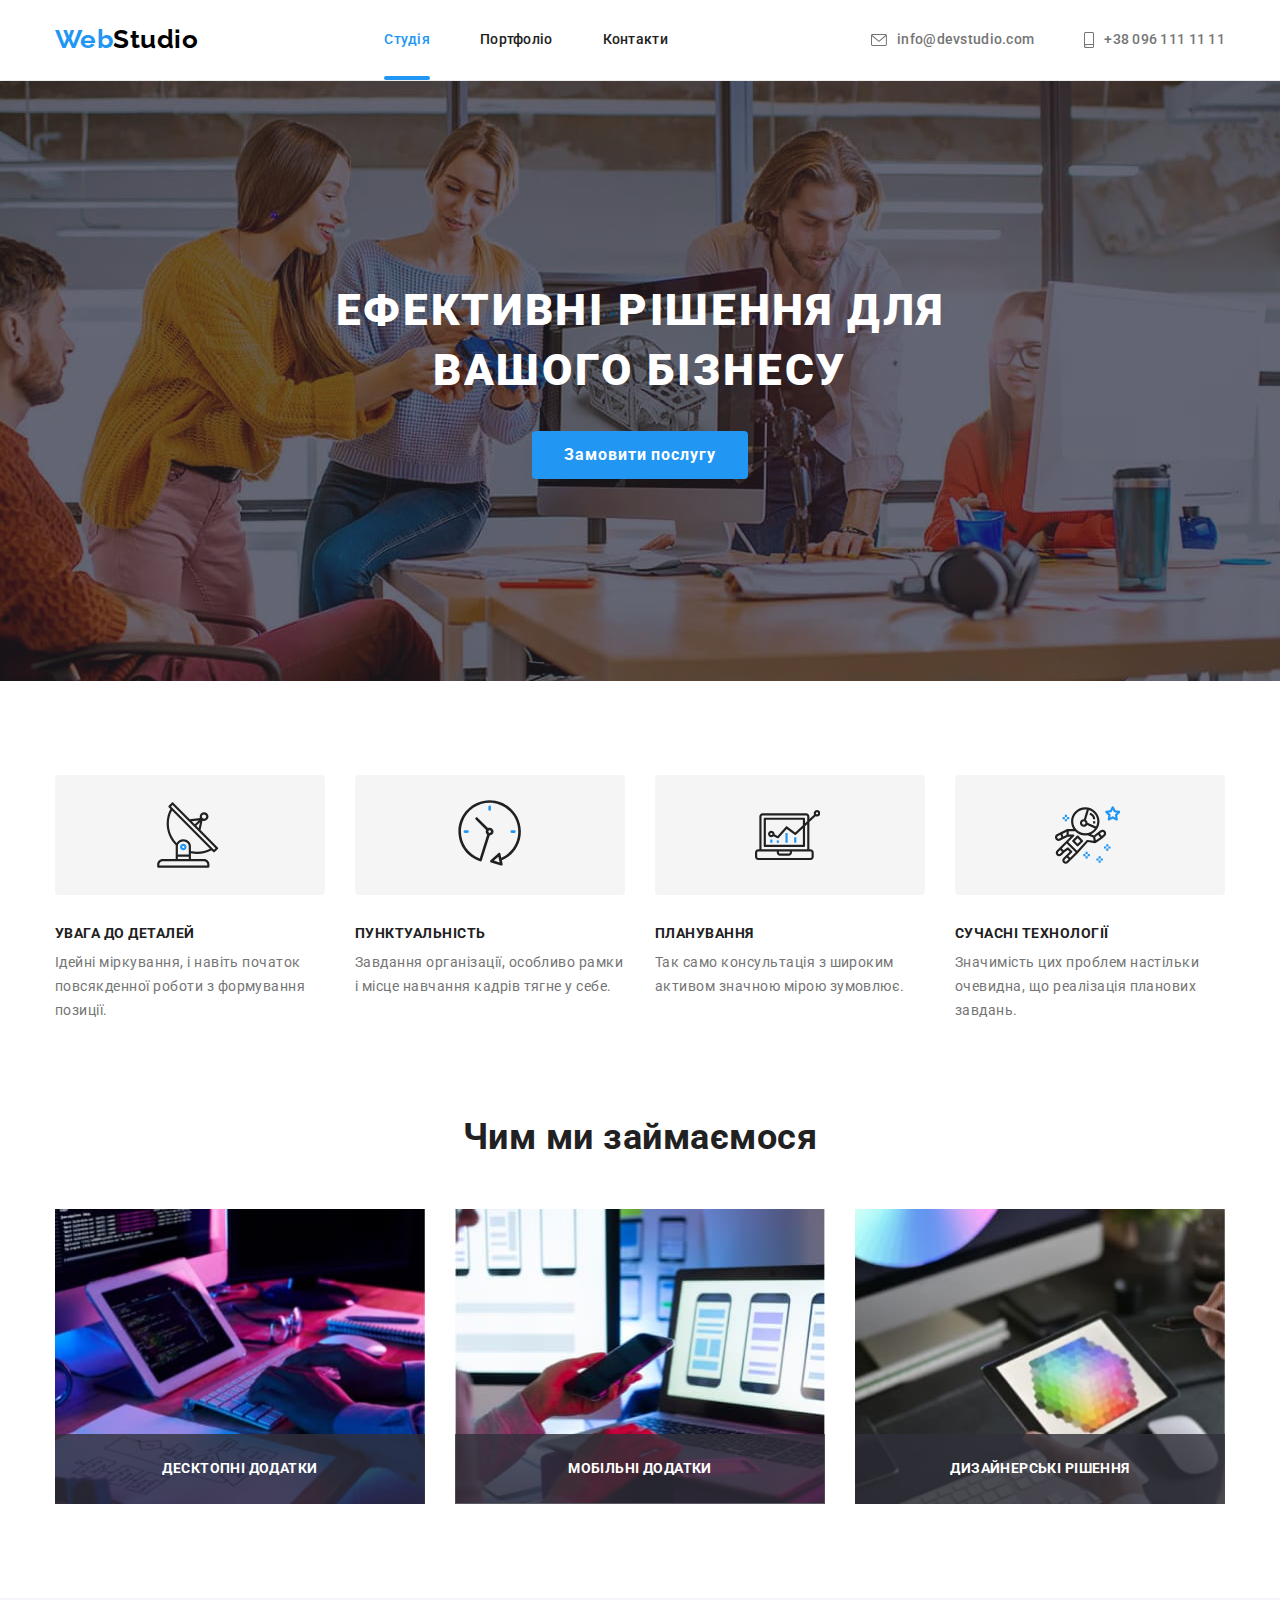
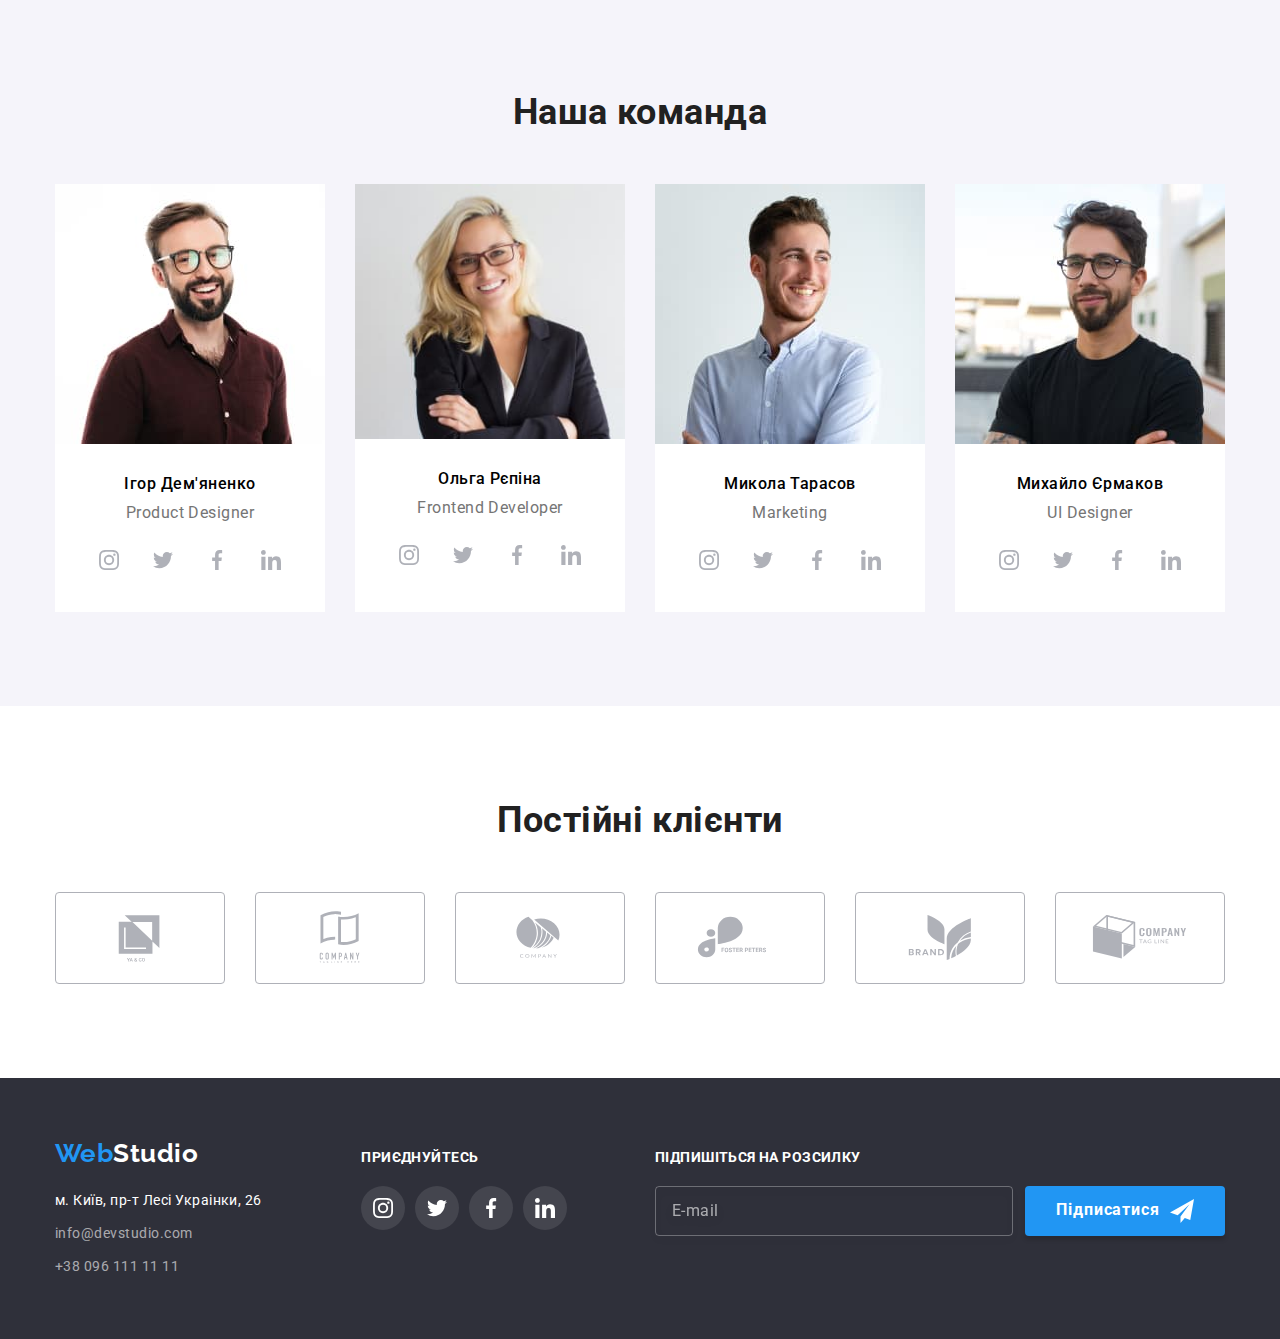
<file: index.html>
<!DOCTYPE html>
<html lang="uk">
  <head>
    <meta charset="UTF-8" />
    <meta http-equiv="X-UA-Compatible" content="IE=edge" />
    <meta name="viewport" content="width=device-width, initial-scale=1.0" />
    <link
      href="https://fonts.googleapis.com/css2?family=Raleway:wght@700&family=Roboto:wght@400;500;700;900&display=swap"
      rel="stylesheet"
    />
    <link
      rel="stylesheet"
      href="https://cdnjs.cloudflare.com/ajax/libs/modern-normalize/1.1.0/modern-normalize.min.css"
    />

    <link rel="stylesheet" href="./css/main.css" />
    <title>Document</title>
  </head>
  <body class="page">
    <header class="header">
      <div class="container header__box">
        <nav class="main__nav">
          <a href="./index.html" class="logo"
            >Web<span class="logo logo-dark">Studio</span></a
          >
          <ul class="nav__links list">
            <li class="item">
              <a href="./index.html" class="nav__link nav__link--active"
                >Студія</a
              >
            </li>
            <li class="item">
              <a href="./portfolio.html" class="nav__link">Портфоліо</a>
            </li>
            <li class="item">
              <a href="#" class="nav__link">Контакти</a>
            </li>
          </ul>
        </nav>

        <ul class="nav__contacts list">
          <li class="item">
            <a href="mailto:info@devstudio.com" class="contact">
              <svg class="contact-mail" width="16" height="12">
                <use href="./images/icons.svg#icon-envelope"></use>
              </svg>
              info@devstudio.com</a
            >
          </li>
          <li class="item">
            <a href="tel:+380961111111" class="contact">
              <svg class="contact-phone" width="10" height="16">
                <use href="./images/icons.svg#icon-smartphone"></use></svg
              >+38 096 111 11 11</a
            >
          </li>
        </ul>
      </div>
    </header>
    <main>
      <section class="hero">
        <div class="container">
          <h1 class="hero__title">Ефективні рішення для вашого бізнесу</h1>
          <button class="button-hero" type="button" data-modal-open>
            Замовити послугу
          </button>
        </div>
      </section>

      <section class="section">
        <div class="container">
          <h2 class="visually-hidden">Наші особливості</h2>

          <ul class="feature list">
            <li class="item">
              <div class="feature-bg-icon">
                <span class="antenna">
                  <svg width="65.32" height="70">
                    <use href="./images/icons.svg#icon-antenna-1-1"></use>
                  </svg>
                </span>
              </div>
              <h3 class="element-title">Увага до деталей</h3>
              <p class="text">
                Ідейні міркування, і навіть початок повсякденної роботи з
                формування позиції.
              </p>
            </li>
            <li class="item">
              <div class="feature-bg-icon">
                <span class="clock">
                  <svg width="65.32" height="70">
                    <use href="./images/icons.svg#icon-clock-1-1"></use>
                  </svg>
                </span>
              </div>
              <h3 class="element-title">Пунктуальність</h3>
              <p class="text">
                Завдання організації, особливо рамки і місце навчання кадрів
                тягне у себе.
              </p>
            </li>
            <li class="item">
              <div class="feature-bg-icon">
                <span class="diagram">
                  <svg width="65.32" height="70">
                    <use href="./images/icons.svg#icon-diagram-1-1"></use>
                  </svg>
                </span>
              </div>
              <h3 class="element-title">Планування</h3>
              <p class="text">
                Так само консультація з широким активом значною мірою зумовлює.
              </p>
            </li>
            <li class="item">
              <div class="feature-bg-icon">
                <span class="astronaut">
                  <svg width="65.32" height="70">
                    <use href="./images/icons.svg#icon-astronaut-1-1"></use>
                  </svg>
                </span>
              </div>
              <h3 class="element-title">Сучасні технології</h3>
              <p class="text">
                Значимість цих проблем настільки очевидна, що реалізація
                планових завдань.
              </p>
            </li>
          </ul>
        </div>
      </section>

      <section class="section todo">
        <div class="container">
          <h2 class="section__title">Чим ми займаємося</h2>

          <ul class="box list">
            <li class="item">
              <img
                src="./images/3-1.jpg"
                alt="Людина за комп'ютером"
                width="370"
              />
              <p class="specialty-title">Десктопні додатки</p>
            </li>
            <li class="item">
              <img
                src="./images/3-2.jpg"
                alt="Людина зі смартфоном"
                width="370"
              />
              <p class="specialty-title">Мобільні додатки</p>
            </li>
            <li class="item">
              <img
                src="./images/3-3.jpg"
                alt="Людина з планшетом"
                width="370"
              />
              <p class="specialty-title">Дизайнерські рішення</p>
            </li>
          </ul>
        </div>
      </section>

      <section class="section team-bg">
        <div class="container">
          <h2 class="section__title">Наша команда</h2>
          <ul class="cards list">
            <li class="team-card card-bg">
              <img
                src="./images/4-1.jpg"
                alt=" червона сорочка,окуляри,борода,чоловік"
                width="270"
              />
              <div class="card">
                <h3 class="team-title">Ігор Дем'яненко</h3>
                <p class="section-text">Product Designer</p>

                <ul class="soc-list list">
                  <li class="soc-item">
                    <a href="#" class="soc-link">
                      <svg class="net-icon" width="20" height="20">
                        <use href="./images/icons.svg#icon-instagram-2"></use>
                      </svg>
                    </a>
                  </li>
                  <li class="soc-item">
                    <a href="#" class="soc-link">
                      <svg class="net-icon" width="20" height="20">
                        <use href="./images/icons.svg#icon-twitter-1"></use>
                      </svg>
                    </a>
                  </li>
                  <li class="soc-item">
                    <a href="#" class="soc-link">
                      <svg class="net-icon" width="20" height="20">
                        <use href="./images/icons.svg#icon-facebook-1"></use>
                      </svg>
                    </a>
                  </li>
                  <li class="soc-item">
                    <a href="#" class="soc-link">
                      <svg class="net-icon" width="20" height="20">
                        <use href="./images/icons.svg#icon-linkedin-1"></use>
                      </svg>
                    </a>
                  </li>
                </ul>
              </div>
            </li>
            <li class="team-card card-bg">
              <img
                src="./images/4-2.jpg"
                alt="довгі коси,окуляри,жінка"
                width="270"
              />
              <div class="card">
                <h3 class="team-title">Ольга Рєпіна</h3>
                <p class="section-text">Frontend Developer</p>

                <ul class="soc-list list">
                  <li class="soc-item">
                    <a href="#" class="soc-link">
                      <svg class="net-icon" width="20" height="20">
                        <use href="./images/icons.svg#icon-instagram-2"></use>
                      </svg>
                    </a>
                  </li>
                  <li class="soc-item">
                    <a href="#" class="soc-link">
                      <svg class="net-icon" width="20" height="20">
                        <use href="./images/icons.svg#icon-twitter-1"></use>
                      </svg>
                    </a>
                  </li>
                  <li class="soc-item">
                    <a href="#" class="soc-link">
                      <svg class="net-icon" width="20" height="20">
                        <use href="./images/icons.svg#icon-facebook-1"></use>
                      </svg>
                    </a>
                  </li>
                  <li class="soc-item">
                    <a href="#" class="soc-link">
                      <svg class="net-icon" width="20" height="20">
                        <use href="./images/icons.svg#icon-linkedin-1"></use>
                      </svg>
                    </a>
                  </li>
                </ul>
              </div>
            </li>
            <li class="team-card card-bg">
              <img
                src="./images/4-3.jpg"
                alt="біла сорочка, посмішка,чоловік"
                width="270"
              />
              <div class="card">
                <h3 class="team-title">Микола Тарасов</h3>
                <p class="section-text">Marketing</p>

                <ul class="soc-list list">
                  <li class="soc-item">
                    <a href="#" class="soc-link">
                      <svg class="net-icon" width="20" height="20">
                        <use href="./images/icons.svg#icon-instagram-2"></use>
                      </svg>
                    </a>
                  </li>
                  <li class="soc-item">
                    <a href="#" class="soc-link">
                      <svg class="net-icon" width="20" height="20">
                        <use href="./images/icons.svg#icon-twitter-1"></use>
                      </svg>
                    </a>
                  </li>
                  <li class="soc-item">
                    <a href="#" class="soc-link">
                      <svg class="net-icon" width="20" height="20">
                        <use href="./images/icons.svg#icon-facebook-1"></use>
                      </svg>
                    </a>
                  </li>
                  <li class="soc-item">
                    <a href="#" class="soc-link">
                      <svg class="net-icon" width="20" height="20">
                        <use href="./images/icons.svg#icon-linkedin-1"></use>
                      </svg>
                    </a>
                  </li>
                </ul>
              </div>
            </li>
            <li class="team-card card-bg">
              <img
                src="./images/4-4.jpg"
                alt="Чорна теніска, очки,чоловік"
                width="270"
              />
              <div class="card">
                <h3 class="team-title">Михайло Єрмаков</h3>
                <p class="section-text">UI Designer</p>

                <ul class="soc-list list">
                  <li class="soc-item">
                    <a href="#" class="soc-link">
                      <svg class="net-icon" width="20" height="20">
                        <use href="./images/icons.svg#icon-instagram-2"></use>
                      </svg>
                    </a>
                  </li>
                  <li class="soc-item">
                    <a href="#" class="soc-link">
                      <svg class="net-icon" width="20" height="20">
                        <use href="./images/icons.svg#icon-twitter-1"></use>
                      </svg>
                    </a>
                  </li>
                  <li class="soc-item">
                    <a href="#" class="soc-link">
                      <svg class="net-icon" width="20" height="20">
                        <use href="./images/icons.svg#icon-facebook-1"></use>
                      </svg>
                    </a>
                  </li>
                  <li class="soc-item">
                    <a href="#" class="soc-link">
                      <svg class="net-icon" width="20" height="20">
                        <use href="./images/icons.svg#icon-linkedin-1"></use>
                      </svg>
                    </a>
                  </li>
                </ul>
              </div>
            </li>
          </ul>
        </div>
      </section>
      <section class="section">
        <div class="container">
          <h2 class="client-title">Постійні клієнти</h2>
          <ul class="clients list">
            <li class="client">
              <a href="#" class="client-link">
                <svg class="client-icon" width="106" height="60">
                  <use href="./images/icons.svg#icon-client-1"></use>
                </svg>
              </a>
            </li>
            <li class="client">
              <a href="#" class="client-link">
                <svg class="client-icon" width="106" height="60">
                  <use href="./images/icons.svg#icon-client-2"></use>
                </svg>
              </a>
            </li>
            <li class="client">
              <a href="#" class="client-link">
                <svg class="client-icon" width="106" height="60">
                  <use href="./images/icons.svg#icon-client-3"></use>
                </svg>
              </a>
            </li>
            <li class="client">
              <a href="#" class="client-link">
                <svg class="client-icon" width="106" height="60">
                  <use href="./images/icons.svg#icon-client-4"></use>
                </svg>
              </a>
            </li>
            <li class="client">
              <a href="#" class="client-link">
                <svg class="client-icon" width="106" height="60">
                  <use href="./images/icons.svg#icon-client-5"></use>
                </svg>
              </a>
            </li>
            <li class="client">
              <a href="#" class="client-link">
                <svg class="client-icon" width="106" height="60">
                  <use href="./images/icons.svg#icon-client-6"></use>
                </svg>
              </a>
            </li>
          </ul>
        </div>
      </section>
    </main>

    <footer class="footer footer-nav">
      <div class="container">
        <div class="footer-address-soc">
          <div class="address-logo">
            <a href="./index.html" class="logo logo-footer"
              >Web<span class="logo logo-light">Studio</span></a
            >
            <address class="address-nav">
              <ul class="list box-footer">
                <li class="item-footer">
                  <a
                    href="https://goo.gl/maps/CPtrU1FHBa2aNyZL9"
                    target="_blank"
                    rel="noopener noreferrer nofollow"
                    class="address-maps"
                    >м. Київ, пр-т Лесі Украінки, 26</a
                  >
                </li>
                <li class="item-footer">
                  <a href="mailto:info@devstudio.com " class="address"
                    >info@devstudio.com</a
                  >
                </li>
                <li class="item-footer">
                  <a href="tel:+380961111111" class="address"
                    >+38 096 111 11 11</a
                  >
                </li>
              </ul>
            </address>
          </div>
          <div class="social">
            <h3 class="footer-title">приєднуйтесь</h3>
            <ul class="footer-soc list">
              <li class="footer-soc-item">
                <a href="#" class="footer-soc-link">
                  <svg class="footer-icon" width="20" height="20">
                    <use href="./images/icons.svg#icon-instagram-2"></use>
                  </svg>
                </a>
              </li>
              <li class="footer-soc-item">
                <a href="#" class="footer-soc-link">
                  <svg class="footer-icon" width="20" height="20">
                    <use href="./images/icons.svg#icon-twitter-1"></use>
                  </svg>
                </a>
              </li>
              <li class="footer-soc-item">
                <a href="#" class="footer-soc-link">
                  <svg class="footer-icon" width="20" height="20">
                    <use href="./images/icons.svg#icon-facebook-1"></use>
                  </svg>
                </a>
              </li>
              <li class="footer-soc-item">
                <a href="#" class="footer-soc-link">
                  <svg class="footer-icon" width="20" height="20">
                    <use href="./images/icons.svg#icon-linkedin-1"></use>
                  </svg>
                </a>
              </li>
            </ul>
          </div>
          <form class="subscribe-footer-container">
            <p class="footer-title">Підпишіться на розсилку</p>
            <div class="subscribe-container">
              <input
                type="email"
                name="mail"
                placeholder="E-mail"
                class="subscribe-mail"
              />
              <button type="submit" class="subscribe-bt">
                Підписатися
                <svg class="subscribe-button-icon" width="24" height="24">
                  <use href="./images/icons.svg#icon-send"></use>
                </svg>
              </button>
            </div>
          </form>
        </div>
      </div>
    </footer>

    <!-- modal w -->

    <div class="backdrop is-hidden" data-modal>
      <div class="modal">
        <button type="button" class="modal-button" data-modal-close>
          <svg class="modal-icon" width="18" height="18">
            <use href="./images/icons.svg#icon-close-black"></use>
          </svg>
        </button>

        <form class="form">
          <p class="modal-title">Залиште свої дані, ми вам передзвонимо</p>
          <label for="username" class="form-label">Ім'я</label>
          <div class="form-field">
            <input
              type="text"
              name="username"
              id="username"
              class="form-input"
            />
            <svg class="form-icon" width="18" height="18">
              <use href="./images/icons.svg#icon-person-black-18dp"></use>
            </svg>
          </div>

          <label for="tel" class="form-label">Телефон</label>
          <div class="form-field">
            <input type="tel" name="tel" id="tel" class="form-input" />
            <svg class="form-icon" width="18" height="18">
              <use href="./images/icons.svg#icon-phone-black-18dp"></use>
            </svg>
          </div>
          <label for="mail" class="form-label">Пошта</label>
          <div class="form-field">
            <input type="email" name="mail" id="mail" class="form-input" />
            <svg class="form-icon" width="18" height="18">
              <use href="./images/icons.svg#icon-email-black-18dp"></use>
            </svg>
          </div>
          <div class="form-comment">
            <label for="comment" class="form-label">Коментар</label>
            <textarea
              name="comment"
              id="comment"
              rows="10"
              placeholder="Введіть текст"
              class="modal-text"
            ></textarea>
          </div>
          <div class="form-check">
            <input
              type="checkbox"
              name="policy"
              id="input-check"
              value="policy"
              class="check-input visually-hidden"
            />
            <label for="input-check" class="check-text">
              <span class="box-icon"
                ><svg class="check-icon" width="16" height="15">
                  <use href="./images/icons.svg#icon-check"></use></svg
              ></span>
              Погоджуюся з розсилкою та приймаю &nbsp;
              <a href="#"> Умови договору</a></label
            >
          </div>
          <button type="submit" class="submit-button">Відправити</button>
        </form>
      </div>
    </div>
    <script src="./js/modal.js"></script>
  </body>
</html>
</file>
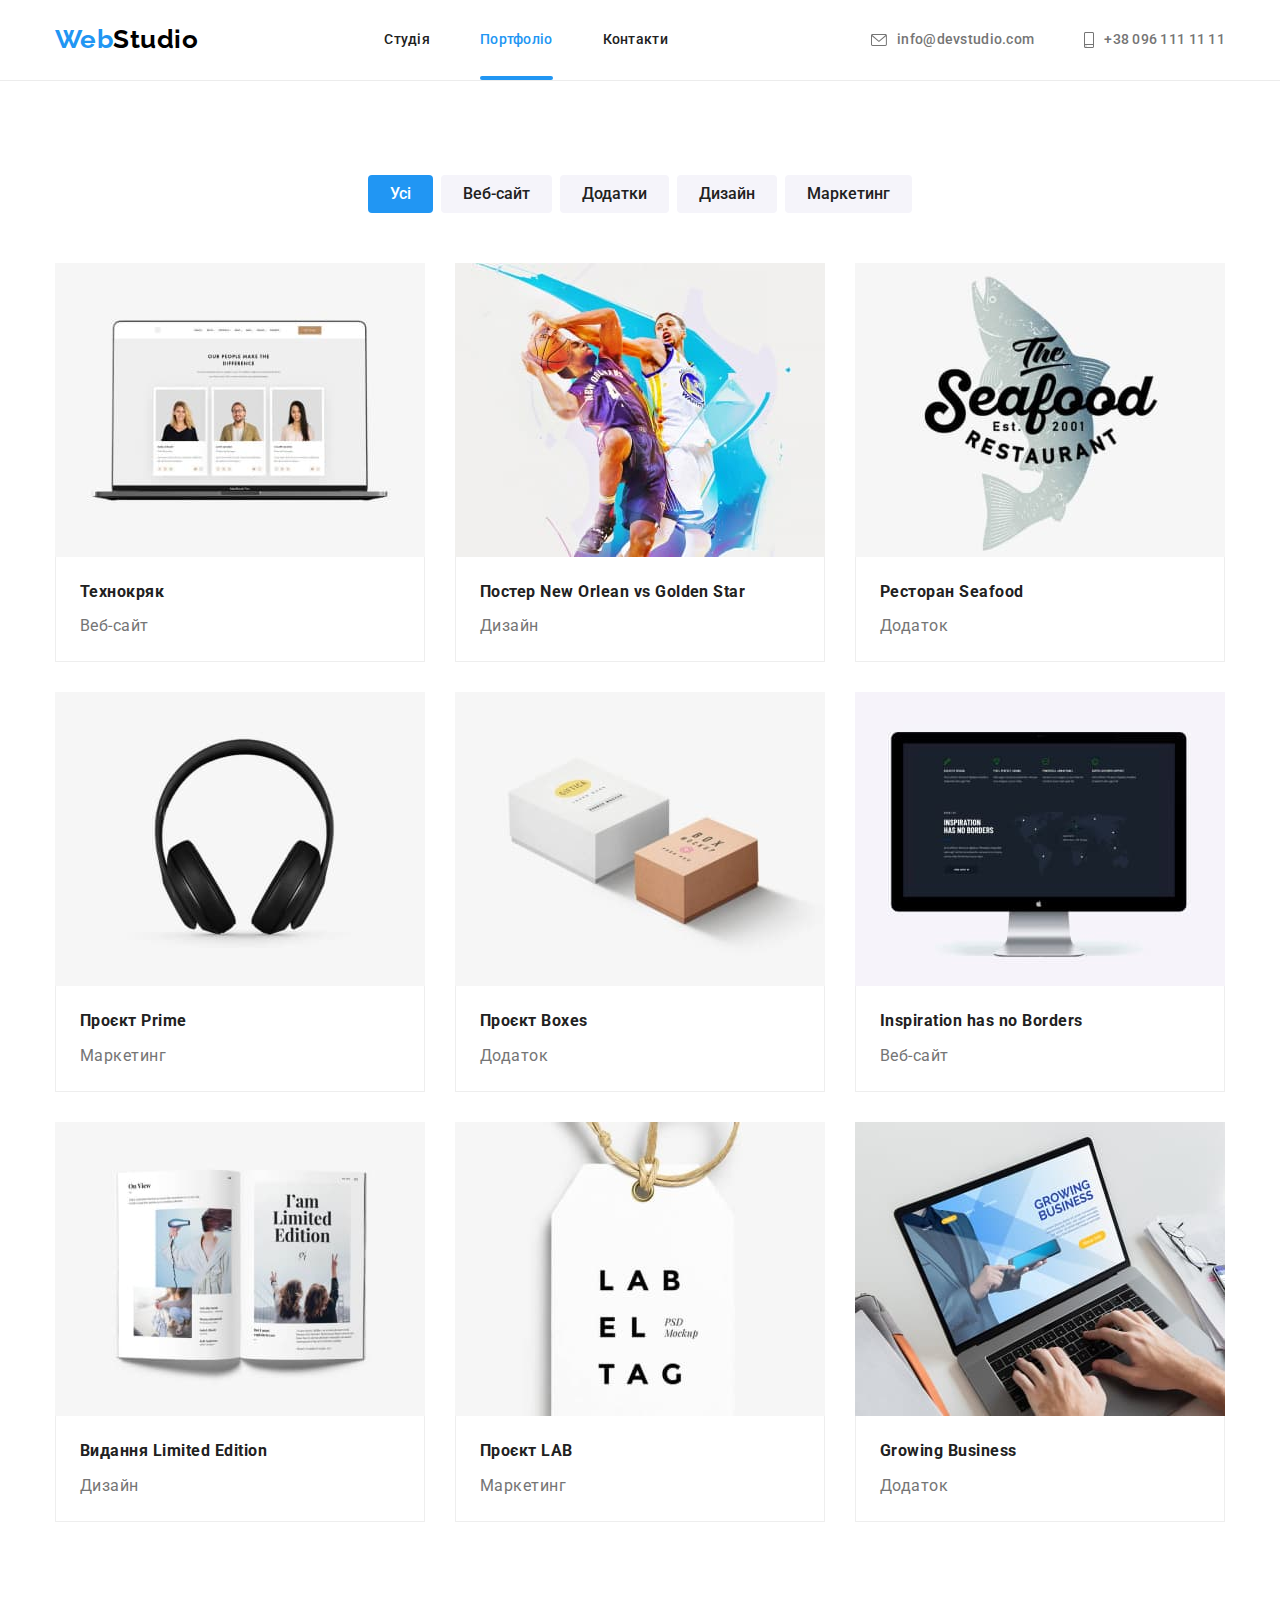
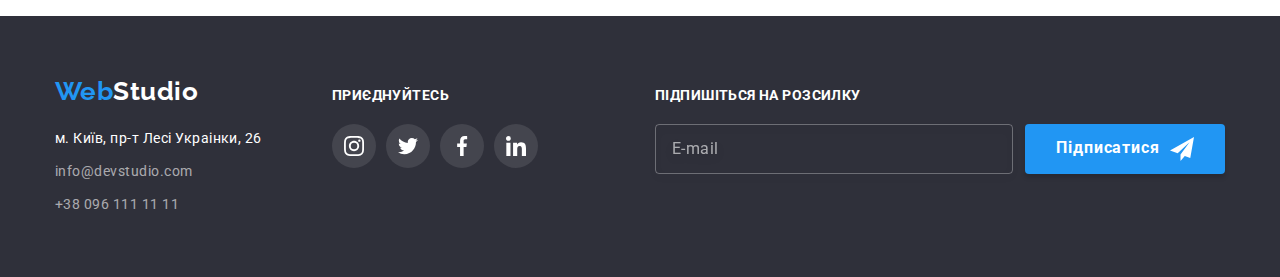
<file: portfolio.html>
<!DOCTYPE html>
<html lang="uk">
  <head>
    <meta charset="UTF-8" />
    <meta http-equiv="X-UA-Compatible" content="IE=edge" />
    <meta name="viewport" content="width=device-width, initial-scale=1.0" />
    <link
      href="https://fonts.googleapis.com/css2?family=Raleway:wght@700&family=Roboto:wght@400;500;700;900&display=swap"
      rel="stylesheet"
    />
    <link
      rel="stylesheet"
      href="https://cdnjs.cloudflare.com/ajax/libs/modern-normalize/1.1.0/modern-normalize.min.css"
    />
    <link rel="stylesheet" href="./css/main.css" />
    <title>Document</title>
  </head>
  <body class="page">
    <header class="header">
      <div class="container header__box">
        <nav class="main__nav">
          <a href="./index.html" class="logo"
            >Web<span class="logo logo-dark">Studio</span></a
          >
          <ul class="nav__links list">
            <li class="item">
              <a href="./index.html" class="nav__link">Студія</a>
            </li>
            <li class="item">
              <a href="./portfolio.html" class="nav__link nav__link--active"
                >Портфоліо</a
              >
            </li>
            <li class="item">
              <a href="#" class="nav__link">Контакти</a>
            </li>
          </ul>
        </nav>

        <ul class="nav__contacts list">
          <li class="item">
            <a href="mailto:info@devstudio.com" class="contact">
              <svg class="contact-mail" width="16" height="12">
                <use href="./images/icons.svg#icon-envelope"></use>
              </svg>
              info@devstudio.com</a
            >
          </li>
          <li class="item">
            <a href="tel:+380961111111" class="contact">
              <svg class="contact-phone" width="10" height="16">
                <use href="./images/icons.svg#icon-smartphone"></use></svg
              >+38 096 111 11 11</a
            >
          </li>
        </ul>
      </div>
    </header>

    <main>
      <section class="section">
        <div class="container">
          <h1 class="visually-hidden">Портфоліо</h1>
          <ul class="portfolio-button list">
            <li class="filter">
              <button class="filter-button current" type="button">Усі</button>
            </li>
            <li class="filter">
              <button class="filter-button" type="button">Веб-сайт</button>
            </li>
            <li class="filter">
              <button class="filter-button" type="button">Додатки</button>
            </li>
            <li class="filter">
              <button class="filter-button" type="button">Дизайн</button>
            </li>
            <li class="filter">
              <button class="filter-button" type="button">Маркетинг</button>
            </li>
          </ul>
          <ul class="projects list">
            <li class="project">
              <a href="#" class="projects-link">
                <div class="project-card-overlay">
                  <img
                    src="./images/5-1.jpg"
                    alt="Відкритий ноут"
                    width="370"
                  />
                  <p class="project-text-overlay">
                    Ресурс пропонує комплексні пропозиції з різним рівнем
                    функціоналу та сервісів. Все це дозволить відвідувачу
                    отримати вичерпні відомості про компанію чи приватну особу.
                  </p>
                </div>
                <div class="card-title">
                  <h2 class="work-title">Технокряк</h2>
                  <p class="works-text">Веб-сайт</p>
                </div>
              </a>
            </li>

            <li class="project">
              <a href="#" class="projects-link">
                <div class="project-card-overlay">
                  <img
                    src="./images/5-2.jpg"
                    alt="Хлопці грають баскетбол"
                    width="370"
                  />
                  <p class="project-text-overlay">
                    Ресурс пропонує комплексні пропозиції з різним рівнем
                    функціоналу та сервісів. Все це дозволить відвідувачу
                    отримати вичерпні відомості про компанію чи приватну особу.
                  </p>
                </div>
                <div class="card-title">
                  <h2 class="work-title">Постер New Orlean vs Golden Star</h2>
                  <p class="works-text">Дизайн</p>
                </div>
              </a>
            </li>

            <li class="project">
              <a href="#" class="projects-link">
                <div class="project-card-overlay">
                  <img
                    src="./images/5-3.jpg"
                    alt="Афіша ресторану"
                    width="370"
                  />
                  <p class="project-text-overlay">
                    Ресурс пропонує комплексні пропозиції з різним рівнем
                    функціоналу та сервісів. Все це дозволить відвідувачу
                    отримати вичерпні відомості про компанію чи приватну особу.
                  </p>
                </div>
                <div class="card-title">
                  <h2 class="work-title">Ресторан Seafood</h2>
                  <p class="works-text">Додаток</p>
                </div>
              </a>
            </li>

            <li class="project">
              <a href="#" class="projects-link">
                <div class="project-card-overlay">
                  <img src="./images/5-4.jpg" alt="Наушники" width="370" />
                  <p class="project-text-overlay">
                    Ресурс пропонує комплексні пропозиції з різним рівнем
                    функціоналу та сервісів. Все це дозволить відвідувачу
                    отримати вичерпні відомості про компанію чи приватну особу.
                  </p>
                </div>
                <div class="card-title">
                  <h2 class="work-title">Проєкт Prime</h2>
                  <p class="works-text">Маркетинг</p>
                </div>
              </a>
            </li>

            <li class="project">
              <a href="#" class="projects-link">
                <div class="project-card-overlay">
                  <img src="./images/5-5.jpg" alt="Дві коробки" width="370" />
                  <p class="project-text-overlay">
                    Ресурс пропонує комплексні пропозиції з різним рівнем
                    функціоналу та сервісів. Все це дозволить відвідувачу
                    отримати вичерпні відомості про компанію чи приватну особу.
                  </p>
                </div>
                <div class="card-title">
                  <h2 class="work-title">Проєкт Boxes</h2>
                  <p class="works-text">Додаток</p>
                </div>
              </a>
            </li>

            <li class="project">
              <a href="#" class="projects-link">
                <div class="project-card-overlay">
                  <img src="./images/5-6.jpg" alt="Монітор" width="370" />
                  <p class="project-text-overlay">
                    Ресурс пропонує комплексні пропозиції з різним рівнем
                    функціоналу та сервісів. Все це дозволить відвідувачу
                    отримати вичерпні відомості про компанію чи приватну особу.
                  </p>
                </div>
                <div class="card-title">
                  <h2 class="work-title">Inspiration has no Borders</h2>
                  <p class="works-text">Веб-сайт</p>
                </div>
              </a>
            </li>

            <li class="project">
              <a href="#" class="projects-link">
                <div class="project-card-overlay">
                  <img
                    src="./images/5-7.jpg"
                    alt="Відкрита книга"
                    width="370"
                  />
                  <p class="project-text-overlay">
                    Ресурс пропонує комплексні пропозиції з різним рівнем
                    функціоналу та сервісів. Все це дозволить відвідувачу
                    отримати вичерпні відомості про компанію чи приватну особу.
                  </p>
                </div>
                <div class="card-title">
                  <h2 class="work-title">Видання Limited Edition</h2>
                  <p class="works-text">Дизайн</p>
                </div>
              </a>
            </li>

            <li class="project">
              <a href="#" class="projects-link">
                <div class="project-card-overlay">
                  <img src="./images/5-8.jpg" alt="Ярлик" width="370" />
                  <p class="project-text-overlay">
                    Ресурс пропонує комплексні пропозиції з різним рівнем
                    функціоналу та сервісів. Все це дозволить відвідувачу
                    отримати вичерпні відомості про компанію чи приватну особу.
                  </p>
                </div>
                <div class="card-title">
                  <h2 class="work-title">Проєкт LAB</h2>
                  <p class="works-text">Маркетинг</p>
                </div>
              </a>
            </li>

            <li class="project">
              <a href="#" class="projects-link">
                <div class="project-card-overlay">
                  <img
                    src="./images/5-9.jpg"
                    alt="Людина працює з ноутбуком"
                    width="370"
                  />
                  <p class="project-text-overlay">
                    Ресурс пропонує комплексні пропозиції з різним рівнем
                    функціоналу та сервісів. Все це дозволить відвідувачу
                    отримати вичерпні відомості про компанію чи приватну особу.
                  </p>
                </div>
                <div class="card-title">
                  <h2 class="work-title">Growing Business</h2>
                  <p class="works-text">Додаток</p>
                </div>
              </a>
            </li>
          </ul>
        </div>
      </section>
    </main>
    <footer class="footer footer-nav">
      <div class="container">
        <div class="footer-address-soc">
          <div class="address-logo">
            <a href="./index.html" class="logo logo-footer"
              >Web<span class="logo-light">Studio</span></a
            >
            <address class="address-nav">
              <ul class="list box-footer">
                <li class="item-footer">
                  <a
                    href="https://goo.gl/maps/CPtrU1FHBa2aNyZL9"
                    target="_blank"
                    rel="noopener noreferrer nofollow"
                    class="address-maps"
                    >м. Київ, пр-т Лесі Украінки, 26</a
                  >
                </li>
                <li class="item-footer">
                  <a href="mailto:info@devstudio.com " class="address"
                    >info@devstudio.com</a
                  >
                </li>
                <li class="item-footer">
                  <a href="tel:+380961111111" class="address"
                    >+38 096 111 11 11</a
                  >
                </li>
              </ul>
            </address>
          </div>
          <div class="social">
            <h3 class="footer-title">приєднуйтесь</h3>
            <ul class="footer-soc list">
              <li class="footer-soc-item">
                <a href="#" class="footer-soc-link">
                  <svg class="footer-icon" width="20" height="20">
                    <use href="./images/icons.svg#icon-instagram-2"></use>
                  </svg>
                </a>
              </li>
              <li class="footer-soc-item">
                <a href="#" class="footer-soc-link">
                  <svg class="footer-icon" width="20" height="20">
                    <use href="./images/icons.svg#icon-twitter-1"></use>
                  </svg>
                </a>
              </li>
              <li class="footer-soc-item">
                <a href="#" class="footer-soc-link">
                  <svg class="footer-icon" width="20" height="20">
                    <use href="./images/icons.svg#icon-facebook-1"></use>
                  </svg>
                </a>
              </li>
              <li class="footer-soc-item">
                <a href="#" class="footer-soc-link">
                  <svg class="footer-icon" width="20" height="20">
                    <use href="./images/icons.svg#icon-linkedin-1"></use>
                  </svg>
                </a>
              </li>
            </ul>
          </div>
          <form class="subscribe-footer-container">
            <h3 class="footer-title">Підпишіться на розсилку</h3>
            <div class="subscribe-container">
              <label>
                <input
                  type="email"
                  name="mail"
                  placeholder="E-mail"
                  class="subscribe-mail"
                />
              </label>
              <button type="submit" class="subscribe-bt">
                Підписатися
                <svg class="subscribe-button-icon" width="24" height="24">
                  <use href="./images/icons.svg#icon-send"></use>
                </svg>
              </button>
            </div>
          </form>
        </div>
      </div>
    </footer>
  </body>
</html>
</file>
<file: css/main.css>
p,
h1,
h2,
h3,
h4,
h5,
h6 {
  padding: 0;
  margin: 0px;
}

ul {
  list-style: none;
  padding-left: 0px;
  margin: 0px;
}

img {
  height: auto;
  display: block;
  min-width: 100%;
}

.container {
  width: 1200px;
  padding-left: 15px;
  padding-right: 15px;
  margin: 0 auto;
}

.section {
  padding-top: 94px;
  padding-bottom: 94px;
}

.page {
  color: #757575;
  font-family: Roboto, sans-serif;
  letter-spacing: 0.03em;
}

.visually-hidden {
  position: absolute;
  white-space: nowrap;
  width: 1px;
  height: 1px;
  overflow: hidden;
  border: 0;
  padding: 0;
  clip: rect(0 0 0 0);
  -webkit-clip-path: inset(50%);
          clip-path: inset(50%);
  margin: -1px;
}

.section__title {
  color: #212121;
  font-weight: 700;
  font-size: 36px;
  line-height: 1.16;
  text-align: center;
  margin-bottom: 50px;
}

.header {
  display: -webkit-box;
  display: -ms-flexbox;
  display: flex;
  -webkit-box-align: center;
      -ms-flex-align: center;
          align-items: center;
  border-bottom: 1px solid #ececec;
}

.header__box {
  display: -webkit-box;
  display: -ms-flexbox;
  display: flex;
  -webkit-box-align: center;
      -ms-flex-align: center;
          align-items: center;
}

.main__nav {
  display: -webkit-box;
  display: -ms-flexbox;
  display: flex;
  -webkit-box-align: center;
      -ms-flex-align: center;
          align-items: center;
}

.nav__links {
  display: -webkit-box;
  display: -ms-flexbox;
  display: flex;
}

.nav__links .item:not(:last-child) {
  margin-right: 50px;
}

.nav__link,
.contact {
  padding-top: 32px;
  padding-bottom: 32px;
  text-decoration: none;
  font-weight: 500;
  font-size: 14px;
  line-height: 1.14;
  letter-spacing: 0.02em;
  -webkit-transition: color 250ms cubic-bezier(0.4, 0, 0.2, 1);
  transition: color 250ms cubic-bezier(0.4, 0, 0.2, 1);
}

.nav__link {
  display: -webkit-box;
  display: -ms-flexbox;
  display: flex;
  text-decoration: none;
  color: #212121;
}

.nav__link:hover,
.nav__link:focus {
  color: #2196f3;
}

.nav__links .nav__link--active {
  color: #2196f3;
}

.item {
  position: relative;
}

.nav__link.nav__link--active::after {
  position: absolute;
  content: "";
  width: 100%;
  height: 4px;
  left: 0;
  bottom: 0px;
  border-radius: 2px;
  background-color: #2196f3;
}

.nav__contacts {
  display: -webkit-box;
  display: -ms-flexbox;
  display: flex;
  -webkit-box-pack: center;
      -ms-flex-pack: center;
          justify-content: center;
  -webkit-box-align: center;
      -ms-flex-align: center;
          align-items: center;
  margin-left: auto;
}

.nav__contacts .item:not(:last-child) {
  margin-right: 50px;
}

.contact {
  display: -webkit-box;
  display: -ms-flexbox;
  display: flex;
  -webkit-box-align: center;
      -ms-flex-align: center;
          align-items: center;
  -webkit-box-pack: center;
      -ms-flex-pack: center;
          justify-content: center;
  color: #757575;
}

.contact:hover,
.contact:focus {
  color: #2196f3;
}

.contact-mail {
  fill: currentColor;
  margin-right: 10px;
}

.contact-phone {
  fill: currentColor;
  margin-right: 10px;
}

.logo {
  margin-right: 93px;
  color: #2196f3;
  font-family: Raleway;
  font-weight: 700;
  font-size: 26px;
  line-height: 1.2;
  text-decoration: none;
}

.logo-dark {
  color: #000000;
}

.logo-footer {
  display: inline-block;
  margin-bottom: 20px;
  margin-right: 0;
}

.logo-light {
  color: #ffffff;
}

.hero {
  max-width: 1600px;
  height: 600px;
  margin-left: auto;
  margin-right: auto;
  background-image: -webkit-gradient(linear, left top, left bottom, from(rgba(47, 48, 58, 0.4)), to(rgba(47, 48, 58, 0.4))), url(../images/hiro.jpg);
  background-image: linear-gradient(rgba(47, 48, 58, 0.4), rgba(47, 48, 58, 0.4)), url(../images/hiro.jpg);
  padding: 200px 0;
  -webkit-box-align: center;
      -ms-flex-align: center;
          align-items: center;
  text-align: center;
  color: #ffffff;
  background-color: #2f303a;
  background-position: center;
}

.hero__title {
  width: 696px;
  margin-right: auto;
  margin-left: auto;
  margin-bottom: 30px;
  color: #ffffff;
  font-weight: 900;
  font-size: 44px;
  line-height: 1.36;
  letter-spacing: 0.06em;
  text-transform: uppercase;
}

.button-hero {
  margin-left: auto;
  margin-right: auto;
  padding: 10px 32px;
  border-radius: 4px;
  border: 0;
  background-color: #2196f3;
  color: #ffffff;
  cursor: pointer;
  font-family: inherit;
  font-weight: 700;
  font-size: 16px;
  line-height: 1.8;
  letter-spacing: 0.06em;
  -webkit-transition: background-color 250ms cubic-bezier(0.4, 0, 0.2, 1), -webkit-box-shadow 250ms cubic-bezier(0.4, 0, 0.2, 1);
  transition: background-color 250ms cubic-bezier(0.4, 0, 0.2, 1), -webkit-box-shadow 250ms cubic-bezier(0.4, 0, 0.2, 1);
  transition: background-color 250ms cubic-bezier(0.4, 0, 0.2, 1), box-shadow 250ms cubic-bezier(0.4, 0, 0.2, 1);
  transition: background-color 250ms cubic-bezier(0.4, 0, 0.2, 1), box-shadow 250ms cubic-bezier(0.4, 0, 0.2, 1), -webkit-box-shadow 250ms cubic-bezier(0.4, 0, 0.2, 1);
}
.button-hero:hover, .button-hero:focus {
  background-color: #188ce8;
}

.feature {
  display: -webkit-box;
  display: -ms-flexbox;
  display: flex;
  -webkit-box-pack: center;
      -ms-flex-pack: center;
          justify-content: center;
}

.feature-bg-icon {
  display: -webkit-box;
  display: -ms-flexbox;
  display: flex;
  -webkit-box-align: center;
      -ms-flex-align: center;
          align-items: center;
  -webkit-box-pack: center;
      -ms-flex-pack: center;
          justify-content: center;
  width: 270px;
  height: 120px;
  background: #f5f5f5;
  margin-bottom: 30px;
  border-radius: 4px;
}

.clok,
.antenna,
.diagram,
.astronaut {
  width: 70px;
  height: 70px;
}

.feature .item + .item {
  margin-left: 30px;
}

.feature .item {
  width: 270px;
}

.element-title {
  margin-top: 0;
  margin-bottom: 10px;
  color: #212121;
  font-size: 14px;
  line-height: 1.17;
  text-transform: uppercase;
}

.text {
  color: #757575;
  font-size: 14px;
  line-height: 1.7;
}

.box {
  display: -webkit-box;
  display: -ms-flexbox;
  display: flex;
  -webkit-box-pack: center;
      -ms-flex-pack: center;
          justify-content: center;
}

.section.todo {
  padding-top: 0;
}

/* .box .item:not(:last-child) {
  margin-right: 30px;
} */
.box .item + .item {
  margin-left: 30px;
}

.specialty-item {
  position: relative;
}

.specialty-title {
  position: absolute;
  width: 100%;
  height: 70px;
  left: 0;
  bottom: 0;
  display: -webkit-box;
  display: -ms-flexbox;
  display: flex;
  -webkit-box-pack: center;
      -ms-flex-pack: center;
          justify-content: center;
  -webkit-box-align: center;
      -ms-flex-align: center;
          align-items: center;
  font-weight: 700;
  font-size: 14px;
  line-height: 1.14;
  letter-spacing: 0.03em;
  text-transform: uppercase;
  color: #ffffff;
  background-color: rgba(47, 48, 58, 0.8);
}

.cards {
  display: -webkit-box;
  display: -ms-flexbox;
  display: flex;
  -webkit-box-pack: center;
      -ms-flex-pack: center;
          justify-content: center;
}

.cards .team-card + .team-card {
  margin-left: 30px;
}

.cards .team-card {
  width: 270px;
}

.card {
  padding: 30px;
}

.card .team-title {
  text-align: center;
  margin-bottom: 10px;
}

.card .section-text {
  text-align: center;
}

.section-text {
  color: #757575;
  font-size: 16px;
  line-height: 1.19;
  margin-bottom: 16px;
}

.team-bg {
  background-color: #f5f4fa;
}

.card-bg {
  background-color: #ffffff;
}

.team-title {
  color: #000000;
  font-weight: 500;
  font-size: 16px;
  line-height: 1.19;
}

.soc-list {
  display: -webkit-box;
  display: -ms-flexbox;
  display: flex;
  -webkit-box-align: center;
      -ms-flex-align: center;
          align-items: center;
  -webkit-box-pack: center;
      -ms-flex-pack: center;
          justify-content: center;
  gap: 10px;
}

.soc-link {
  display: -webkit-box;
  display: -ms-flexbox;
  display: flex;
  -webkit-box-pack: center;
      -ms-flex-pack: center;
          justify-content: center;
  -webkit-box-align: center;
      -ms-flex-align: center;
          align-items: center;
  width: 44px;
  height: 44px;
  border-radius: 50%;
  color: #afb1b8;
  -webkit-transition: background-color 250ms cubic-bezier(0.4, 0, 0.2, 1), color 250ms cubic-bezier(0.4, 0, 0.2, 1);
  transition: background-color 250ms cubic-bezier(0.4, 0, 0.2, 1), color 250ms cubic-bezier(0.4, 0, 0.2, 1);
}

.soc-link:hover,
.soc-link:focus {
  background-color: #2196f3;
  color: #ffffff;
}

.net-icon {
  fill: currentColor;
}

.client-title {
  color: #212121;
  text-align: center;
  margin-bottom: 50px;
  font-family: "Roboto";
  font-style: normal;
  font-weight: 700;
  font-size: 36px;
  line-height: 1.16;
}

.clients {
  display: -webkit-box;
  display: -ms-flexbox;
  display: flex;
  -webkit-box-align: center;
      -ms-flex-align: center;
          align-items: center;
  -webkit-box-pack: center;
      -ms-flex-pack: center;
          justify-content: center;
  gap: 30px;
}

.client-link {
  display: -webkit-box;
  display: -ms-flexbox;
  display: flex;
  -webkit-box-pack: center;
      -ms-flex-pack: center;
          justify-content: center;
  -webkit-box-align: center;
      -ms-flex-align: center;
          align-items: center;
  color: #afb1b8;
  width: 170px;
  height: 92px;
  border-radius: 4px;
  border: 1px solid #afb1b8;
  -webkit-transition: border-color 250ms cubic-bezier(0.4, 0, 0.2, 1), color 250ms cubic-bezier(0.4, 0, 0.2, 1);
  transition: border-color 250ms cubic-bezier(0.4, 0, 0.2, 1), color 250ms cubic-bezier(0.4, 0, 0.2, 1);
}
.client-link:hover, .client-link:focus {
  color: #2196f3;
  border-color: #2196f3;
}

.client-icon {
  fill: currentColor;
}

.footer {
  background-color: #2f303a;
}

.footer-address-soc {
  display: -webkit-box;
  display: -ms-flexbox;
  display: flex;
  -webkit-box-align: baseline;
      -ms-flex-align: baseline;
          align-items: baseline;
  gap: 70px;
}

.footer-nav {
  padding: 60px 0;
}

.logo-footer {
  display: inline-block;
  margin-bottom: 20px;
  margin-right: 0;
}

.box-footer {
  display: block;
}

/* .box-footer .item-footer :not(:last-child) {
  margin-bottom: 9px;
  margin-right: 0;
} */
.box-footer .item-footer + .item-footer {
  margin-top: 9px;
  margin-right: 0;
}

.address-nav {
  font-style: normal;
  font-size: 14px;
  line-height: 1.71;
}

.address-nav,
.address {
  color: rgba(255, 255, 255, 0.6);
  text-decoration: none;
  -webkit-transition: color 250ms cubic-bezier(0.4, 0, 0.2, 1);
  transition: color 250ms cubic-bezier(0.4, 0, 0.2, 1);
}

.address-nav,
.address-maps {
  color: #ffffff;
  text-decoration: none;
  -webkit-transition: color 250ms cubic-bezier(0.4, 0, 0.2, 1);
  transition: color 250ms cubic-bezier(0.4, 0, 0.2, 1);
}

.address:hover,
.address:focus {
  color: #188ce8;
}

.address-nav,
.address-maps:hover {
  color: #188ce8;
}

.footer-title {
  color: #ffffff;
  margin-bottom: 20px;
  font-weight: 700;
  font-size: 14px;
  line-height: 1.14;
  letter-spacing: 0.03em;
  text-transform: uppercase;
}

.footer-soc {
  display: -webkit-box;
  display: -ms-flexbox;
  display: flex;
  -webkit-box-pack: center;
      -ms-flex-pack: center;
          justify-content: center;
  gap: 10px;
}

.footer-soc-link {
  display: -webkit-box;
  display: -ms-flexbox;
  display: flex;
  -webkit-box-pack: center;
      -ms-flex-pack: center;
          justify-content: center;
  -webkit-box-align: center;
      -ms-flex-align: center;
          align-items: center;
  width: 44px;
  height: 44px;
  border-radius: 50%;
  background-color: rgba(255, 255, 255, 0.1);
  color: #ffffff;
  -webkit-transition: background-color 250ms cubic-bezier(0.4, 0, 0.2, 1), color 250ms cubic-bezier(0.4, 0, 0.2, 1);
  transition: background-color 250ms cubic-bezier(0.4, 0, 0.2, 1), color 250ms cubic-bezier(0.4, 0, 0.2, 1);
}

.footer-soc-link:hover,
.footer-soc-link:focus {
  background-color: #2196f3;
  color: #ffffff;
}

.footer-icon {
  fill: currentColor;
}

.subscribe-footer-container {
  margin-left: auto;
}

.subscribe-container {
  display: -webkit-box;
  display: -ms-flexbox;
  display: flex;
  -webkit-box-align: center;
      -ms-flex-align: center;
          align-items: center;
}

.subscribe-mail {
  width: 358px;
  min-height: 50px;
  background-color: transparent;
  margin-right: 12px;
  padding-left: 16px;
  font-size: 16px;
  line-height: 1.25;
  -webkit-box-align: center;
      -ms-flex-align: center;
          align-items: center;
  letter-spacing: 0.03em;
  color: #ffffff;
  border: 1px solid rgba(255, 255, 255, 0.3);
  -webkit-filter: drop-shadow(0px 4px 4px rgba(0, 0, 0, 0.15));
          filter: drop-shadow(0px 4px 4px rgba(0, 0, 0, 0.15));
  border-radius: 4px;
  -webkit-transition: border-color 250ms cubic-bezier(0.4, 0, 0.2, 1);
  transition: border-color 250ms cubic-bezier(0.4, 0, 0.2, 1);
}

.subscribe-mail::-webkit-input-placeholder {
  color: rgba(255, 255, 255, 0.6);
}

.subscribe-mail::-moz-placeholder {
  color: rgba(255, 255, 255, 0.6);
}

.subscribe-mail:-ms-input-placeholder {
  color: rgba(255, 255, 255, 0.6);
}

.subscribe-mail::-ms-input-placeholder {
  color: rgba(255, 255, 255, 0.6);
}

.subscribe-mail::placeholder {
  color: rgba(255, 255, 255, 0.6);
}

.subscribe-mail:focus {
  border-color: #2196f3;
}

.subscribe-bt {
  display: -webkit-box;
  display: -ms-flexbox;
  display: flex;
  -webkit-box-pack: center;
      -ms-flex-pack: center;
          justify-content: center;
  -webkit-box-align: center;
      -ms-flex-align: center;
          align-items: center;
  width: 200px;
  height: 50px;
  cursor: pointer;
  color: #ffffff;
  background-color: #2196f3;
  border-color: transparent;
  font-family: inherit;
  font-weight: 700;
  font-size: 16px;
  line-height: 1.8;
  text-align: center;
  letter-spacing: 0.06em;
  -webkit-box-shadow: 0px 4px 4px rgba(0, 0, 0, 0.15);
          box-shadow: 0px 4px 4px rgba(0, 0, 0, 0.15);
  border-radius: 4px;
}

.subscribe-button-icon {
  margin-left: 10px;
  fill: currentColor;
}

.backdrop {
  position: fixed;
  top: 0;
  left: 0;
  width: 100%;
  height: 100%;
  background-color: rgba(0, 0, 0, 0.2);
  opacity: 1;
  -webkit-transition: opacity 250ms cubic-bezier(0.4, 0, 0.2, 1), visibility 250ms cubic-bezier(0.4, 0, 0.2, 1);
  transition: opacity 250ms cubic-bezier(0.4, 0, 0.2, 1), visibility 250ms cubic-bezier(0.4, 0, 0.2, 1);
}

.backdrop.is-hidden {
  opacity: 0;
  pointer-events: none;
  visibility: hidden;
}

.backdrop.is-hidden .modal {
  -webkit-transform: translate(-50%, -50%) scale(0.5);
          transform: translate(-50%, -50%) scale(0.5);
  -webkit-transition: -webkit-transform 250ms cubic-bezier(0.4, 0, 0.2, 1);
  transition: -webkit-transform 250ms cubic-bezier(0.4, 0, 0.2, 1);
  transition: transform 250ms cubic-bezier(0.4, 0, 0.2, 1);
  transition: transform 250ms cubic-bezier(0.4, 0, 0.2, 1), -webkit-transform 250ms cubic-bezier(0.4, 0, 0.2, 1);
}

.modal {
  position: absolute;
  top: 50%;
  left: 50%;
  width: 528px;
  height: 581px;
  padding: 40px;
  background-color: #ffffff;
  -webkit-box-shadow: 0px 1px 3px rgba(0, 0, 0, 0.12), 0px 1px 1px rgba(0, 0, 0, 0.14), 0px 2px 1px rgba(0, 0, 0, 0.2);
          box-shadow: 0px 1px 3px rgba(0, 0, 0, 0.12), 0px 1px 1px rgba(0, 0, 0, 0.14), 0px 2px 1px rgba(0, 0, 0, 0.2);
  border-radius: 4px;
  -webkit-transform: translate(-50%, -50%) scale(1);
          transform: translate(-50%, -50%) scale(1);
  -webkit-transition: background-color 250ms cubic-bezier(0.4, 0, 0.2, 1), -webkit-transform 250ms cubic-bezier(0.4, 0, 0.2, 1), -webkit-box-shadow 250ms cubic-bezier(0.4, 0, 0.2, 1);
  transition: background-color 250ms cubic-bezier(0.4, 0, 0.2, 1), -webkit-transform 250ms cubic-bezier(0.4, 0, 0.2, 1), -webkit-box-shadow 250ms cubic-bezier(0.4, 0, 0.2, 1);
  transition: transform 250ms cubic-bezier(0.4, 0, 0.2, 1), background-color 250ms cubic-bezier(0.4, 0, 0.2, 1), box-shadow 250ms cubic-bezier(0.4, 0, 0.2, 1);
  transition: transform 250ms cubic-bezier(0.4, 0, 0.2, 1), background-color 250ms cubic-bezier(0.4, 0, 0.2, 1), box-shadow 250ms cubic-bezier(0.4, 0, 0.2, 1), -webkit-transform 250ms cubic-bezier(0.4, 0, 0.2, 1), -webkit-box-shadow 250ms cubic-bezier(0.4, 0, 0.2, 1);
}

.modal-button {
  position: absolute;
  top: 8px;
  right: 8px;
  display: -webkit-box;
  display: -ms-flexbox;
  display: flex;
  -webkit-box-pack: center;
      -ms-flex-pack: center;
          justify-content: center;
  -webkit-box-align: center;
      -ms-flex-align: center;
          align-items: center;
  width: 30px;
  height: 30px;
  border-radius: 50%;
  background-color: #ffffff;
  cursor: pointer;
  border: 1px solid rgba(0, 0, 0, 0.1);
}

.modal-icon {
  fill: currentColor;
  -webkit-transition: fill 250ms cubic-bezier(0.4, 0, 0.2, 1);
  transition: fill 250ms cubic-bezier(0.4, 0, 0.2, 1);
}

.modal-button:hover .modal-icon,
.modal-button:focus .modal-icon {
  fill: #2196f3;
}

.form {
  font-size: 12px;
  line-height: 1.16;
  letter-spacing: 0.01em;
}

.modal-title {
  font-weight: 700;
  font-size: 20px;
  line-height: 1.15;
  text-align: center;
  color: #212121;
  margin-bottom: 12px;
}

.form-field {
  position: relative;
  margin-bottom: 10px;
}

.form-label {
  display: block;
  width: 100%;
  margin-bottom: 4px;
}

.form-input {
  outline: none;
  display: block;
  width: 100%;
  height: 40px;
  padding-left: 42px;
  border: 1px solid rgba(33, 33, 33, 0.2);
  border-radius: 4px;
  -webkit-transition: border-color 250ms cubic-bezier(0.4, 0, 0.2, 1);
  transition: border-color 250ms cubic-bezier(0.4, 0, 0.2, 1);
}

.form-input:focus {
  border-color: #2196f3;
}

.form-input:focus + .form-icon {
  fill: #2196f3;
}

.form-icon {
  position: absolute;
  top: 50%;
  left: 12px;
  -webkit-transform: translateY(-50%);
          transform: translateY(-50%);
  -webkit-transition: fill 250ms cubic-bezier(0.4, 0, 0.2, 1);
  transition: fill 250ms cubic-bezier(0.4, 0, 0.2, 1);
}

.form-comment {
  display: block;
  margin-bottom: 4px;
}

.form-check {
  position: relative;
  display: -webkit-box;
  display: -ms-flexbox;
  display: flex;
  -webkit-box-pack: center;
      -ms-flex-pack: center;
          justify-content: center;
  -webkit-box-align: center;
      -ms-flex-align: center;
          align-items: center;
  margin-bottom: 30px;
}

.modal-text {
  outline: none;
  display: block;
  width: 100%;
  height: 120px;
  font-size: 12px;
  line-height: 1.16;
  letter-spacing: 0.01em;
  resize: none;
  padding: 12px 16px;
  border: 1px solid rgba(33, 33, 33, 0.2);
  border-radius: 4px;
  -webkit-transition: border-color 250ms cubic-bezier(0.4, 0, 0.2, 1);
  transition: border-color 250ms cubic-bezier(0.4, 0, 0.2, 1);
}

.form-comment {
  margin-bottom: 20px;
}

.modal-text:focus {
  border-color: #2196f3;
}

.modal-text::-webkit-input-placeholder {
  color: rgba(117, 117, 117, 0.5);
}

.modal-text::-moz-placeholder {
  color: rgba(117, 117, 117, 0.5);
}

.modal-text:-ms-input-placeholder {
  color: rgba(117, 117, 117, 0.5);
}

.modal-text::-ms-input-placeholder {
  color: rgba(117, 117, 117, 0.5);
}

.modal-text::placeholder {
  color: rgba(117, 117, 117, 0.5);
}

.check-text {
  display: -webkit-box;
  display: -ms-flexbox;
  display: flex;
  -webkit-box-align: center;
      -ms-flex-align: center;
          align-items: center;
  font-size: 14px;
  line-height: 1.7;
  letter-spacing: 0.03em;
}

.box-icon {
  display: -webkit-box;
  display: -ms-flexbox;
  display: flex;
  -webkit-box-pack: center;
      -ms-flex-pack: center;
          justify-content: center;
  -webkit-box-align: center;
      -ms-flex-align: center;
          align-items: center;
  width: 16px;
  height: 15px;
  margin-right: 7px;
  border: 2px solid #212121;
  border-radius: 2px;
  -webkit-transition: background-color 250ms cubic-bezier(0.4, 0, 0.2, 1), border-color 250ms cubic-bezier(0.4, 0, 0.2, 1);
  transition: background-color 250ms cubic-bezier(0.4, 0, 0.2, 1), border-color 250ms cubic-bezier(0.4, 0, 0.2, 1);
}

.check-input:checked + .check-text .box-icon {
  background-color: #2196f3;
  border-color: transparent;
}

.submit-button {
  outline: none;
  width: 200px;
  height: 50px;
  display: -webkit-box;
  display: -ms-flexbox;
  display: flex;
  -webkit-box-align: center;
      -ms-flex-align: center;
          align-items: center;
  -webkit-box-pack: center;
      -ms-flex-pack: center;
          justify-content: center;
  margin-left: auto;
  margin-right: auto;
  color: #ffffff;
  background-color: #2196f3;
  font-family: inherit;
  font-weight: 700;
  font-size: 16px;
  line-height: 1.8;
  text-align: center;
  letter-spacing: 0.06em;
  cursor: pointer;
  -webkit-box-shadow: 0px 4px 4px rgba(0, 0, 0, 0.15);
          box-shadow: 0px 4px 4px rgba(0, 0, 0, 0.15);
  border-radius: 4px;
  border: transparent;
  -webkit-transition: background-color 250ms cubic-bezier(0.4, 0, 0.2, 1);
  transition: background-color 250ms cubic-bezier(0.4, 0, 0.2, 1);
}

.submit-button:focus,
.submit-button:hover {
  background-color: #188ce8;
}

.check-icon {
  display: -webkit-box;
  display: -ms-flexbox;
  display: flex;
  -webkit-box-pack: center;
      -ms-flex-pack: center;
          justify-content: center;
  -webkit-box-align: center;
      -ms-flex-align: center;
          align-items: center;
  fill: #ffffff;
}

.portfolio-button {
  display: -webkit-box;
  display: -ms-flexbox;
  display: flex;
  -webkit-box-pack: center;
      -ms-flex-pack: center;
          justify-content: center;
  margin-bottom: 50px;
}

.portfolio-button .filter + .filter {
  margin-left: 8px;
}

.filter-button {
  color: #212121;
  background-color: #f5f4fa;
  border: none;
  font-family: "Roboto";
  font-weight: 500;
  font-size: 16px;
  line-height: 1.6;
  cursor: pointer;
  border-radius: 4px;
  padding: 6px 22px;
  -webkit-transition: background-color 250ms cubic-bezier(0.4, 0, 0.2, 1), color 250ms cubic-bezier(0.4, 0, 0.2, 1), -webkit-box-shadow 250ms cubic-bezier(0.4, 0, 0.2, 1);
  transition: background-color 250ms cubic-bezier(0.4, 0, 0.2, 1), color 250ms cubic-bezier(0.4, 0, 0.2, 1), -webkit-box-shadow 250ms cubic-bezier(0.4, 0, 0.2, 1);
  transition: background-color 250ms cubic-bezier(0.4, 0, 0.2, 1), color 250ms cubic-bezier(0.4, 0, 0.2, 1), box-shadow 250ms cubic-bezier(0.4, 0, 0.2, 1);
  transition: background-color 250ms cubic-bezier(0.4, 0, 0.2, 1), color 250ms cubic-bezier(0.4, 0, 0.2, 1), box-shadow 250ms cubic-bezier(0.4, 0, 0.2, 1), -webkit-box-shadow 250ms cubic-bezier(0.4, 0, 0.2, 1);
}

.filter-button.current {
  background-color: #2196f3;
  color: #ffffff;
}

.filter-button:hover,
.filter-button:focus {
  background-color: #2196f3;
  color: #ffffff;
  -webkit-box-shadow: 0px 3px 1px rgba(0, 0, 0, 0.1), 0px 1px 2px rgba(0, 0, 0, 0.08), 0px 2px 2px rgba(0, 0, 0, 0.12);
          box-shadow: 0px 3px 1px rgba(0, 0, 0, 0.1), 0px 1px 2px rgba(0, 0, 0, 0.08), 0px 2px 2px rgba(0, 0, 0, 0.12);
}

.card-title {
  padding-top: 20px;
  border: 1px solid #eeeeee;
  border-top: 0;
}

.work-title {
  margin-bottom: 4px;
}

.work-title,
.works-text {
  color: #212121;
  font-size: 16px;
  line-height: 1.9;
  text-decoration: none;
}

.projects-link {
  text-decoration: none;
  -webkit-transition: -webkit-box-shadow 250ms cubic-bezier(0.4, 0, 0.2, 1);
  transition: -webkit-box-shadow 250ms cubic-bezier(0.4, 0, 0.2, 1);
  transition: box-shadow 250ms cubic-bezier(0.4, 0, 0.2, 1);
  transition: box-shadow 250ms cubic-bezier(0.4, 0, 0.2, 1), -webkit-box-shadow 250ms cubic-bezier(0.4, 0, 0.2, 1);
}

.projects {
  display: -webkit-box;
  display: -ms-flexbox;
  display: flex;
  gap: 30px;
  -ms-flex-wrap: wrap;
      flex-wrap: wrap;
  -ms-flex-preferred-size: calc((100% - 60px) / 3);
      flex-basis: calc((100% - 60px) / 3);
}

.card-title {
  padding: 20px 24px;
}

.works-text {
  color: #757575;
}

.projects-link:hover,
.projects-link:focus {
  display: block;
  -webkit-box-shadow: 0px 1px 1px rgba(0, 0, 0, 0.12), 0px 4px 4px rgba(0, 0, 0, 0.06), 1px 4px 6px rgba(0, 0, 0, 0.16);
          box-shadow: 0px 1px 1px rgba(0, 0, 0, 0.12), 0px 4px 4px rgba(0, 0, 0, 0.06), 1px 4px 6px rgba(0, 0, 0, 0.16);
}

.project-card-overlay {
  position: relative;
  overflow: hidden;
}

.project-text-overlay {
  position: absolute;
  top: 0;
  left: 0;
  width: 100%;
  height: 100%;
  font-size: 18px;
  line-height: 1.5;
  color: #ffffff;
  padding: 64px 24px;
  background-color: rgba(33, 150, 243, 0.9);
  -webkit-transform: translateY(100%);
          transform: translateY(100%);
  -webkit-transition: -webkit-transform 250ms cubic-bezier(0.4, 0, 0.2, 1);
  transition: -webkit-transform 250ms cubic-bezier(0.4, 0, 0.2, 1);
  transition: transform 250ms cubic-bezier(0.4, 0, 0.2, 1);
  transition: transform 250ms cubic-bezier(0.4, 0, 0.2, 1), -webkit-transform 250ms cubic-bezier(0.4, 0, 0.2, 1);
}

.projects-link:hover .project-text-overlay,
.projects-link:focus .project-text-overlay {
  -webkit-transform: translateY(0);
          transform: translateY(0);
}

.text-overlay {
  font-size: 18px;
  line-height: 1.5;
  color: #ffffff;
  padding: 64px 24px;
}/*# sourceMappingURL=main.css.map */
</file>
